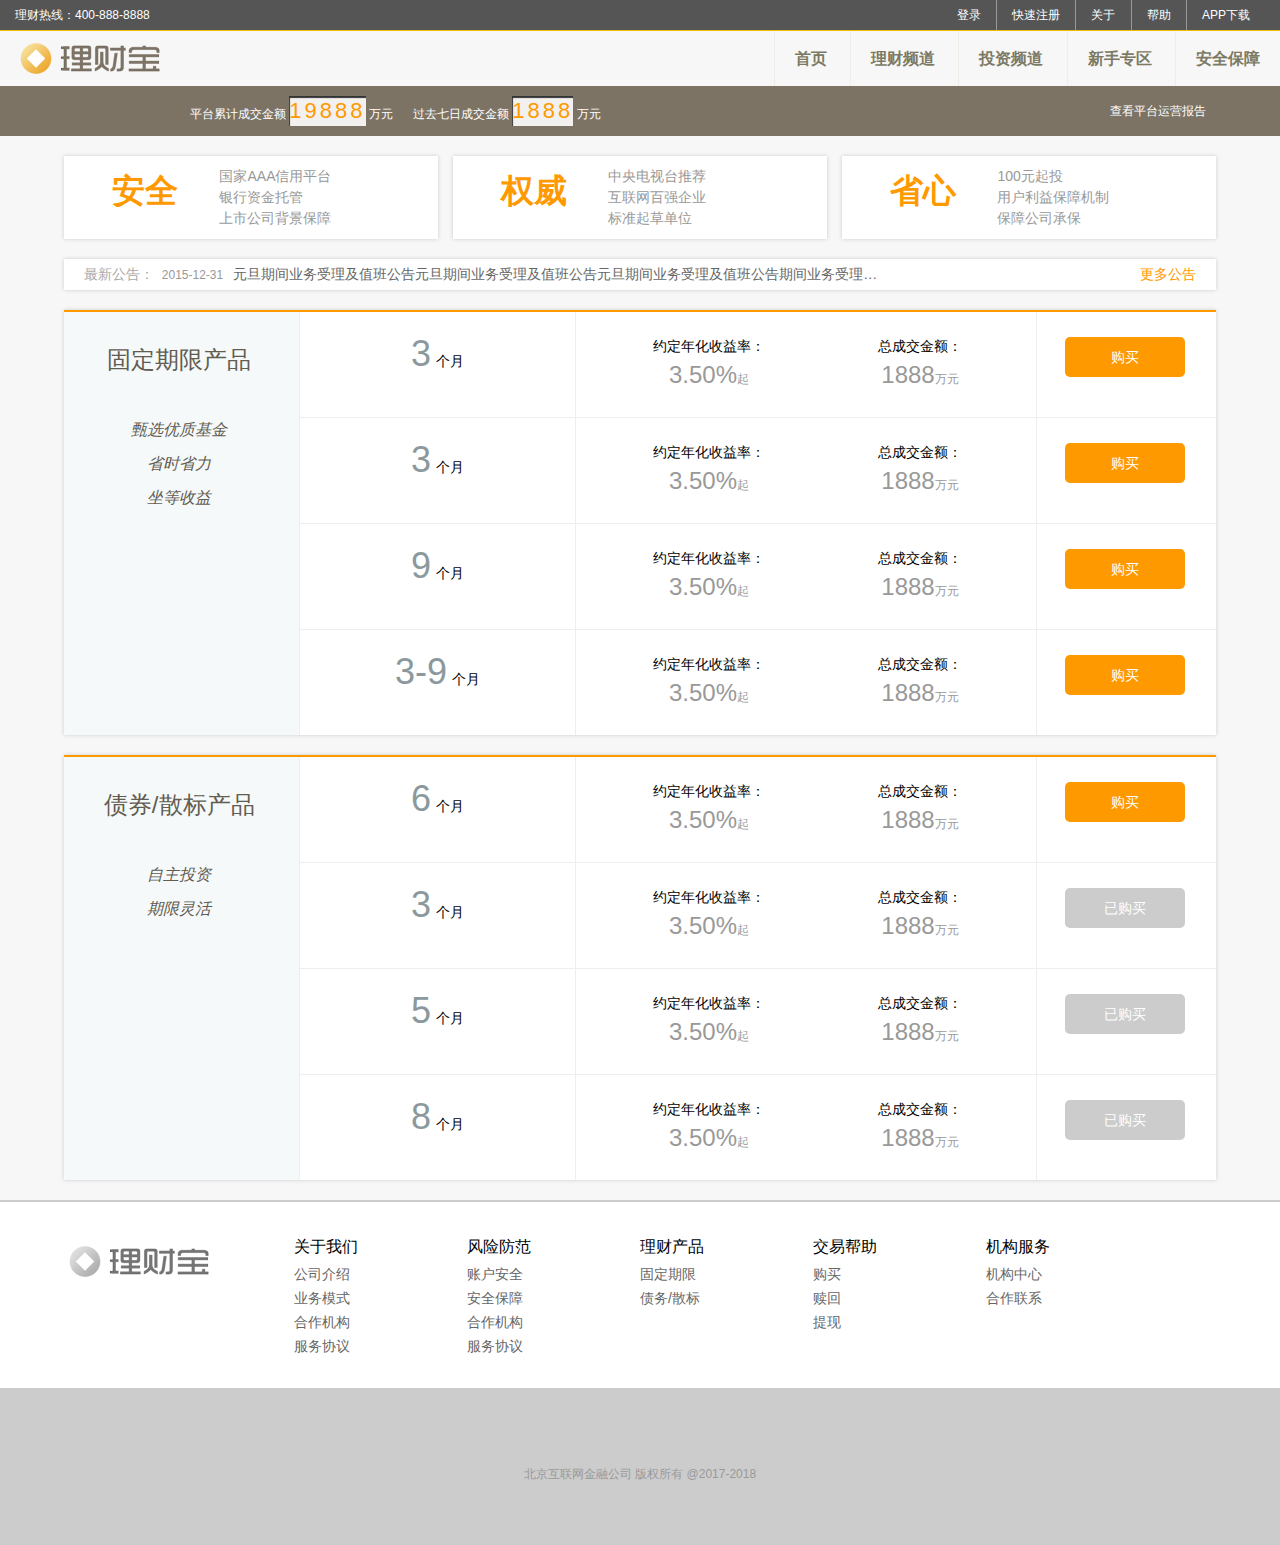
<file: index.html>
<!doctype html>
<html lang="zh">
<head>
	<meta charset="UTF-8">
	<meta http-equiv="x-ua-compatible" content='ie=edge'>
	<meta name='viewport' content='width=device-width,initial-scale=1'>
	<title>理财网站</title>
	<!--build:css css/combined.css -->
	<link href="CSS/main.css" rel="stylesheet" type="text/css">
	<link href="CSS/normalize.css" rel="stylesheet" type="text/css">
	<!--endbulid -->
</head>
<body>
<!--[if lte IE 8]>
	<p>或许 你需要升级你的浏览器</p>
<!endif-->
<header>
	<nav class="top">
		<span class="tel">理财热线：400-888-8888</span>
		<ul>
			<li><a href="">登录</a></li>
			<li><a href="">快速注册</a></li>
			<li><a href="">关于</a></li>
			<li><a href="">帮助</a></li>
			<li><a href="">APP下载</a></li>
		</ul>
	</nav>
	<nav class="main">
		<a href="#" class="brand"><img src="img/logo@1x.png" alt='回到首页'></a>
		<ul>
			<li><a href="">首页</a></li>
			<li><a href="">理财频道</a></li>
			<li><a href="">投资频道</a></li>
			<li><a href="">新手专区</a></li>
			<li><a href="">安全保障</a></li>
		</ul>
	</nav>
</header>
<div class="container">
	<section class="transaction">
		<div class="trans-content">
			<div class="trans-date">
				<span>平台累计成交金额</span>
				<span class="trans-money">19888</span>
				<span>万元</span>
			</div>
			<div class="trans-date">
				<span>过去七日成交金额</span>
				<span class="trans-money">1888</span>
				<span>万元</span>
			</div>
			<div class="trans-report">
				<a href="#">查看平台运营报告</a>
			</div>
		</div>
	</section>
	<section class="ad">
		<div class="owl-theme owl-carousel">
			<div class="item">
				<img src="img/ad001.png">
			</div>
			<div class="item">
				<img src="img/ad002.png">
			</div>
			<div class="item">
				<img src="img/ad003.png">
			</div>
		</div>
	</section>
	<section class="feature">
		<div class="item">
			<h3>安全</h3>
			<p>国家AAA信用平台<br>银行资金托管<br>上市公司背景保障</p>
		</div>
		<div class="item">
			<h3>权威</h3>
			<p>中央电视台推荐<br>互联网百强企业<br>标准起草单位</p>
		</div>
		<div class="item">
			<h3>省心</h3>
			<p>100元起投<br>用户利益保障机制<br>保障公司承保</p>
		</div>
	</section>
	<section class="notice clearfix">
		<a href="#"><span>2015-12-31</span>元旦期间业务受理及值班公告元旦期间业务受理及值班公告元旦期间业务受理及值班公告期间业务受理及值班公告期间业务受理及值班公告</a>
		<a href="" class="more">更多公告</a>
	</section>
	<section class="product clearfix">
		<h2>
			固定期限产品
			<em>甄选优质基金</em>
			<em>省时省力</em>
			<em>坐等收益</em>
		</h2>
		<div class="product-content">
			<div class="item clearfix">
				<h3><em>3</em>个月</h3>
				<div class="info">
					<p>约定年化收益率：<span class="yaer-rate">3.50%<i>起</i></span></p>
					<p>总成交金额：<span class="money">1888<i>万元</i></span></p>
				</div>
				<div class="buy">
					<a href="#">购买</a>
				</div>
			</div>
			<div class="item clearfix">
				<h3><em>3</em>个月</h3>
				<div class="info">
					<p>约定年化收益率：<span class="yaer-rate">3.50%<i>起</i></span></p>
					<p>总成交金额：<span class="money">1888<i>万元</i></span></p>
				</div>
				<div class="buy">
					<a href="#">购买</a>
				</div>
			</div>
			<div class="item clearfix">
				<h3><em>9</em>个月</h3>
				<div class="info">
					<p>约定年化收益率：<span class="yaer-rate">3.50%<i>起</i></span></p>
					<p>总成交金额：<span class="money">1888<i>万元</i></span></p>
				</div>
				<div class="buy">
					<a href="#">购买</a>
				</div>
			</div>
			<div class="item clearfix">
				<h3><em>3-9</em>个月</h3>
				<div class="info">
					<p>约定年化收益率：<span class="yaer-rate">3.50%<i>起</i></span></p>
					<p>总成交金额：<span class="money">1888<i>万元</i></span></p>
				</div>
				<div class="buy">
					<a href="#">购买</a>
				</div>
			</div>
		</div>
	</section>
	<section class="product clearfix">
		<h2>
			债券/散标产品
			<em>自主投资</em>
			<em>期限灵活</em>
		</h2>
		<div class="product-content">
			<div class="item clearfix">
				<h3><em>6</em>个月</h3>
				<div class="info">
					<p>约定年化收益率：<span class="yaer-rate">3.50%<i>起</i></span></p>
					<p>总成交金额：<span class="money">1888<i>万元</i></span></p>
				</div>
				<div class="buy">
					<a href="#">购买</a>
				</div>
			</div>
			<div class="item clearfix">
				<h3><em>3</em>个月</h3>
				<div class="info">
					<p>约定年化收益率：<span class="yaer-rate">3.50%<i>起</i></span></p>
					<p>总成交金额：<span class="money">1888<i>万元</i></span></p>
				</div>
				<div class="buy">
					<a href="#" class="disabled">已购买</a>
				</div>
			</div>
			<div class="item clearfix">
				<h3><em>5</em>个月</h3>
				<div class="info">
					<p>约定年化收益率：<span class="yaer-rate">3.50%<i>起</i></span></p>
					<p>总成交金额：<span class="money">1888<i>万元</i></span></p>
				</div>
				<div class="buy">
					<a href="#" class="disabled">已购买</a>
				</div>
			</div>
			<div class="item  clearfix">
				<h3><em>8</em>个月</h3>
				<div class="info">
					<p>约定年化收益率：<span class="yaer-rate">3.50%<i>起</i></span></p>
					<p>总成交金额：<span class="money">1888<i>万元</i></span></p>
				</div>
				<div class="buy">
					<a href="#" class="disabled">已购买</a>
				</div>
			</div>
		</div></section>
	<nav class="footer">
		<div class="footer-content clearfix">
			<p class="brand"></p>
			<ul>
				<li class="title">关于我们</li>
				<li><a href="#">公司介绍</a></li>
				<li><a href="#">业务模式</a></li>
				<li><a href="#">合作机构</a></li>
				<li><a href="#">服务协议</a></li>
			</ul>
			<ul>
				<li class="title">风险防范</li>
				<li><a href="#">账户安全</a></li>
				<li><a href="#">安全保障</a></li>
				<li><a href="#">合作机构</a></li>
				<li><a href="#">服务协议</a></li>
			</ul>
			<ul>
				<li class="title">理财产品</li>
				<li><a href="#">固定期限</a></li>
				<li><a href="#">债务/散标</a></li>
			</ul>
			<ul>
				<li class="title">交易帮助</li>
				<li><a href="#">购买</a></li>
				<li><a href="#">赎回</a></li>
				<li><a href="#">提现</a></li>
			</ul>
			<ul>
				<li class="title">机构服务</li>
				<li><a href="#">机构中心</a></li>
				<li><a href="#">合作联系</a></li>
			</ul>
		</div>
	</nav>
</div>
<footer>
	<ul>
		<li><span class="icon icon-zfywxk">支付业务许可证</span></li>
		<li><span class="icon icon-pcirk">PCI认证</span></li>
		<li><span class="icon icon-visayz">Visa 验证</span></li>
		<li><span class="icon icon-vsjmfw">VerSign加密保障</span></li>
		<li><span class="icon icon-wlgs">网络工商</span></li>
		<li><span class="icon icon-rzcx">电子商务协会认证诚信网</span></li>
		<li><span class="icon icon-gs">北京工商</span></li>
	</ul>
	<p>北京互联网金融公司 版权所有 @2017-2018</p>
</footer>
</body>
</html>
</file>
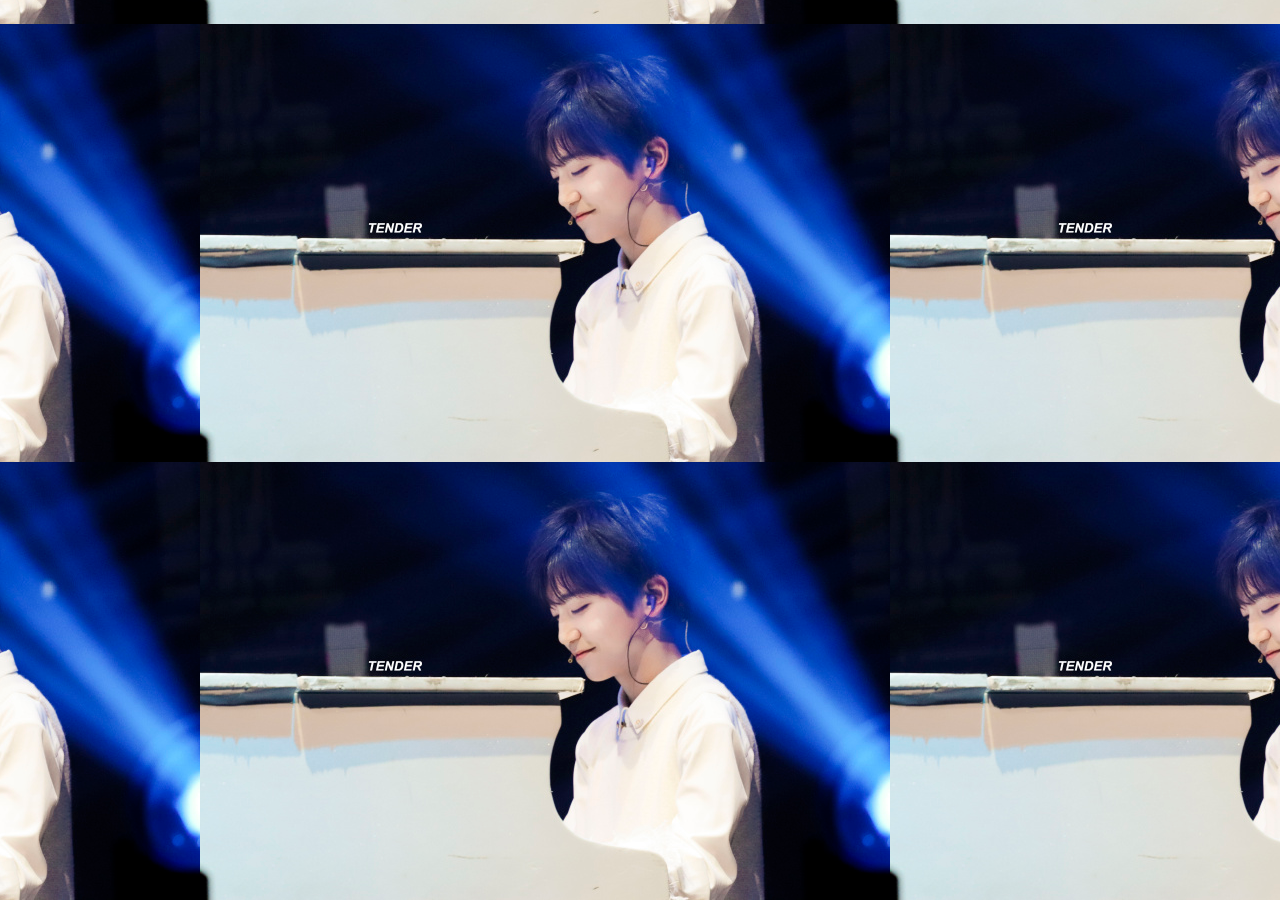
<file: css3动画规则.html>
<!doctype html>
<html lang="en">
<head>
	<meta charset="UTF-8">
	<title>@keyframes规则</title>
	<style type="text/css">
		*{margin:0;padding:0;}
		#main{width:100%;min-height:710px;background:url(img1/天泽.jpg)repeat scroll 200px bottom;animation:play 100s linear infinite;
		-webkit-animation:play 100s linear infinite;}
		@keyframes play{
			form{background-position: 0 bottom;}
			to{background-position:-1599px bottom;}
		}
		@-webkit-keyframes play{
			form{background-position: 0 bottom;}
			to{background-position:-1599px bottom;}
		}
	</style>
</head>
<body>
	<div id="main"></div>
</body>
</html>
<script type="text/javascript">
	window.onload=function(){
		var main=document.getElementById('main');
		//让元素的高度基于浏览器的高度
		main.style.height = document.documentElement.clientHeight+'px';

		window.onsize=function(){
			main.style.height = document.documentElement.clientHeight+'px';
		}
	}
</script>
</file>
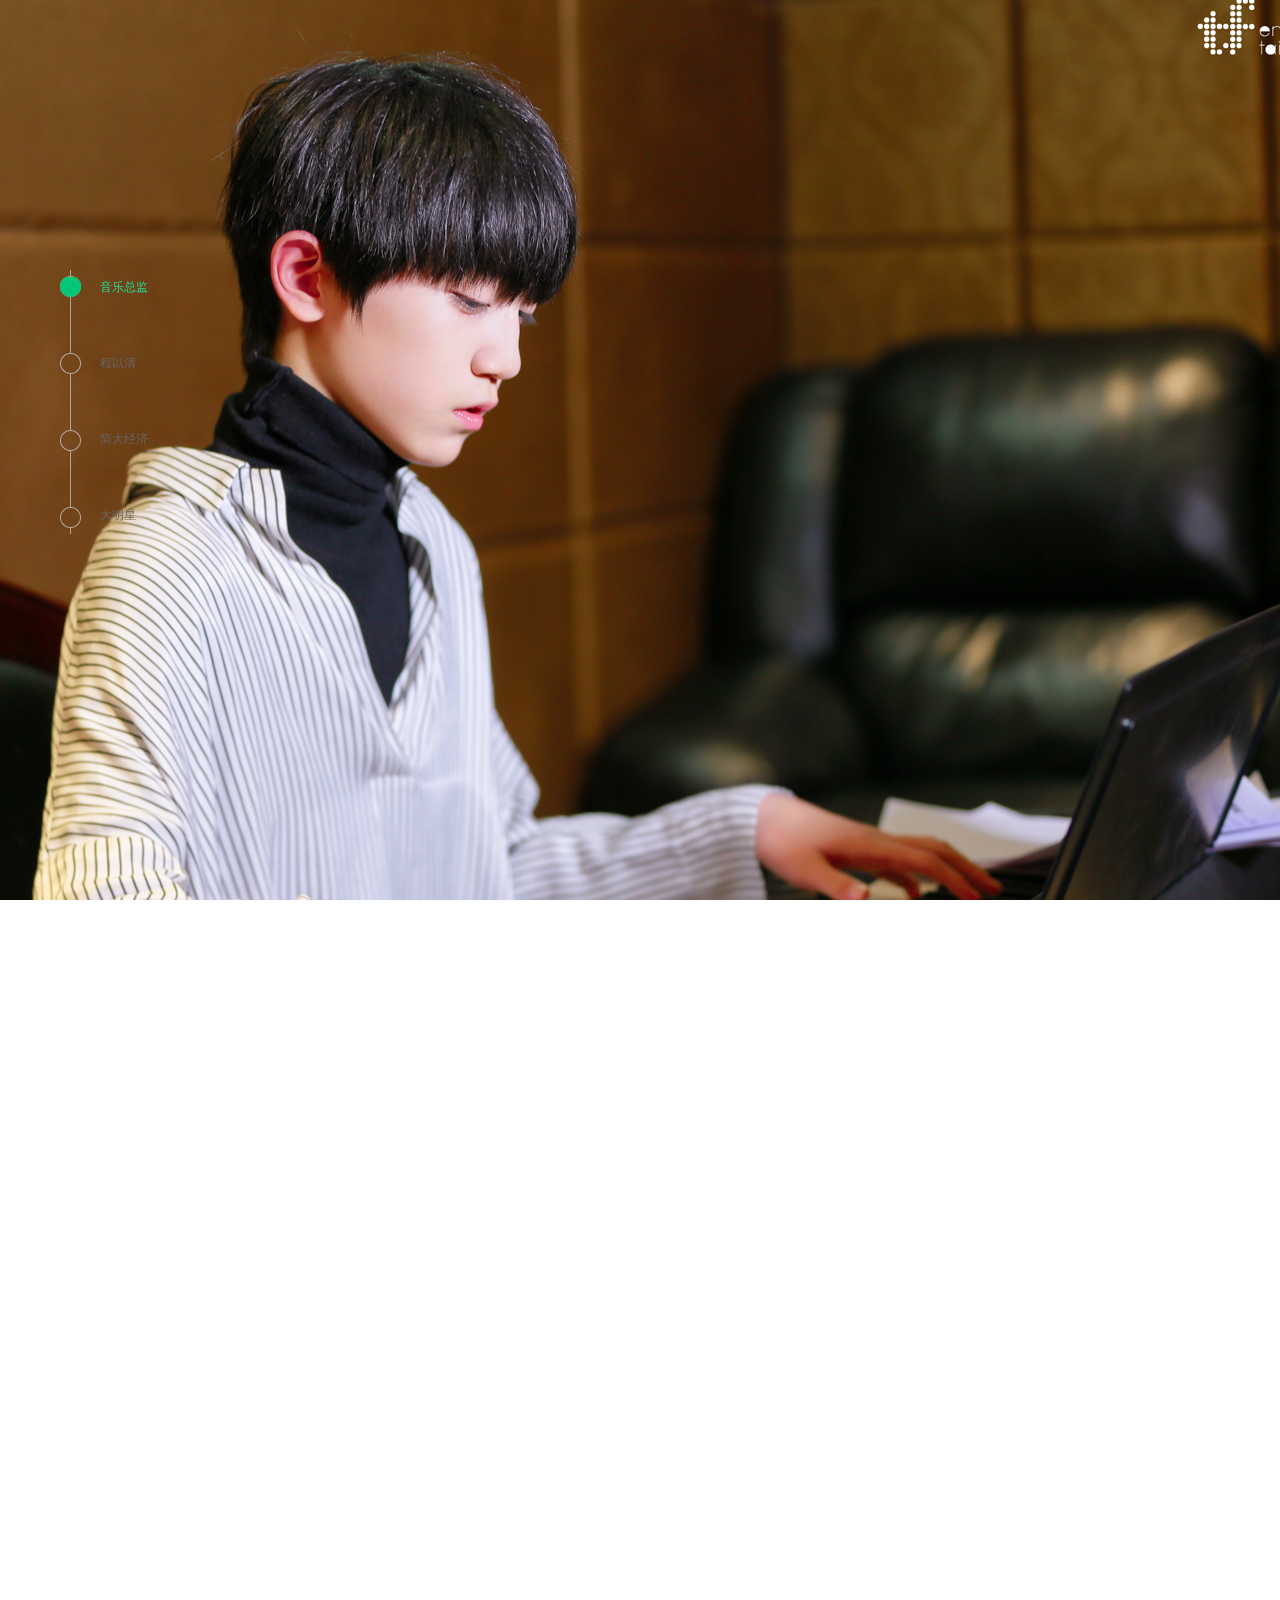
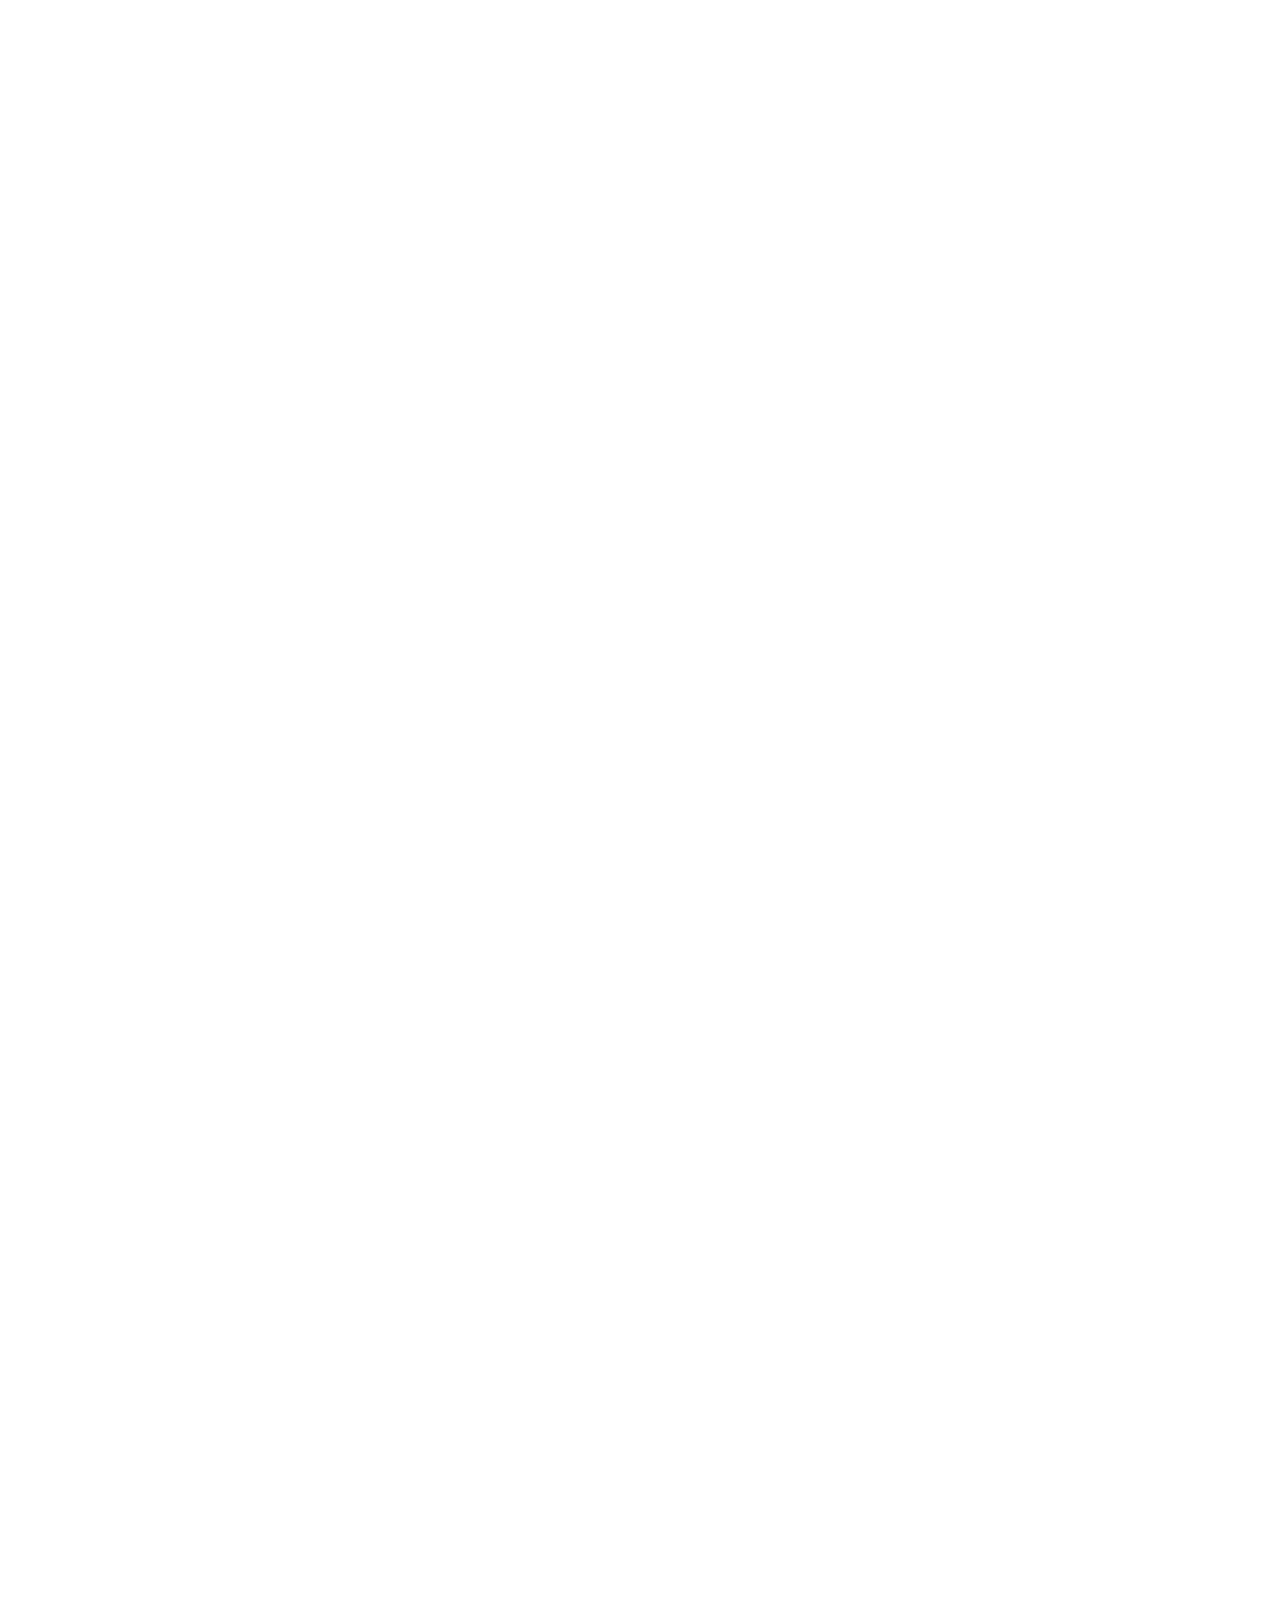
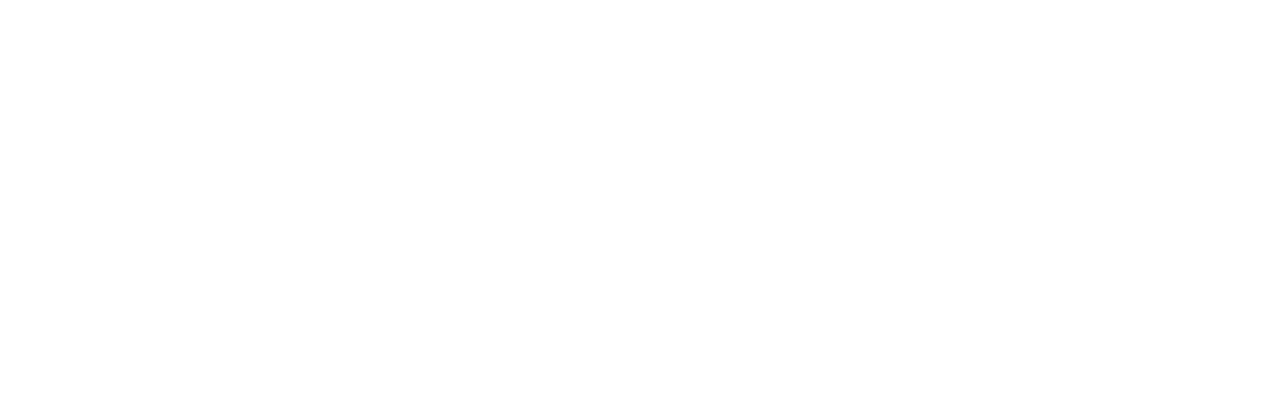
<file: demo.html>
<!doctype html>
<html lang="en">
<head>
	<meta charset="UTF-8">
	<title>整页滚动</title>
	<meta content="" name="description">
	<script type="text/javascript" src="https://code.jquery.com/jquery-3.0.0.min.js"></script>
	<style type="text/css">
		*{margin:0;padding:0;}
		html, body{width:100%;height:100%;}
		#content{height: 100%;background:red;}
		.side{width:100%;height:100%;}
		.div1{background: url(img1/音乐总监.JPG)center fixed;}
		.div2{background: url(img1/冬日运动会/1.jpg)center fixed;}
		.div3{background: url(img1/失恋的简亓.JPG)center fixed;}
		.div4{background: url(img1/大明星.JPG)center fixed;}

		.l-nav{width:100px;height:400px;position: fixed;top:30%;left:60px;background:url(img/nav.png)no-repeat;}
		.l-nav ul {list-style: none;font-size: 12px;margin-top:7px;color:#666;}
		.l-nav ul li{margin-bottom: 56px;padding-left:40px;line-height:20px;}
		.l-nav ul li.change{background:url(img/nav_cho.png)no-repeat 0 -1px;color:#23DD91;}
	</style>
</head>
<body>
	<div id="content">
		<div class="side div1"></div>
		<div class="side div2"></div>
		<div class="side div3"></div>
		<div class="side div4"></div>
		<div class="l-nav">
			<ul>
				<li class="change">音乐总监</li>
				<li>程以清</li>
				<li>简大经济</li>
				<li>大明星</li>
			</ul>
		</div>
	</div>
</body>
</html>
<script type="text/javascript">
	window.onload=function(){
		$(window).scroll(function(){
			var n=parseInt($(window).scrollTop()/$(window).height());

			$('.l-nav ul li').eq(n).addClass('change').siblings().removeClass('change');

		})
	}
</script>
</file>
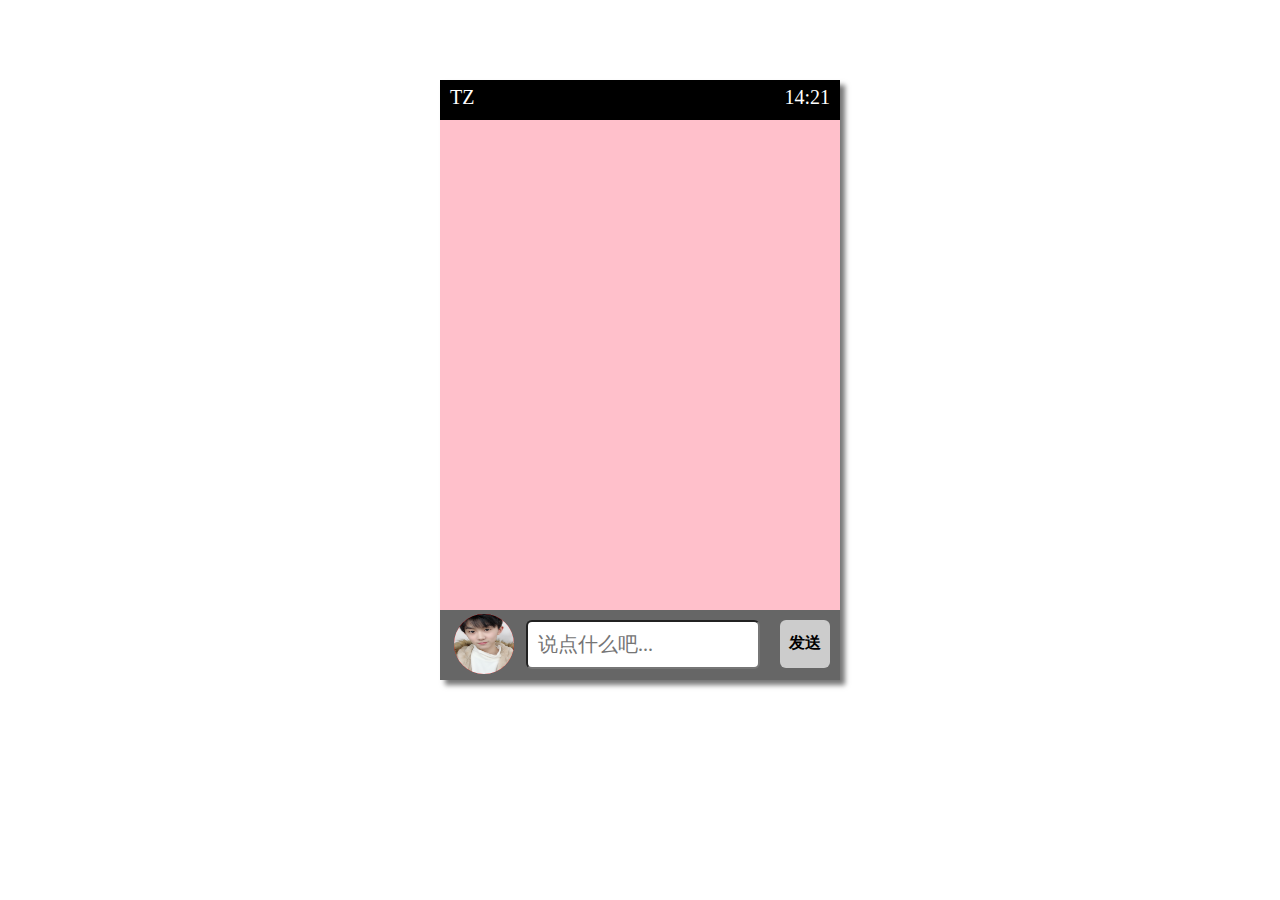
<file: h5.html>
<!DOCTYPE html>
<html>
<head>
    <meta charset="UTF-8">
    <title>HTML5模拟微信聊天界面</title>
    <style>
		/**重置标签默认样式*/
        * {
            margin: 0;
            padding: 0;
            list-style: none;
            font-family: '微软雅黑'
        }
        #container {
            width: 400px;
            height: 600px;
            background: #eee;
            margin: 80px auto 0;
            position: relative;
            box-shadow: 5px 5px 5px #777;
        }
        .header {
            background: #000;
            height: 40px;
            color: #fff;
            line-height: 34px;
            font-size: 20px;
            padding: 0 10px;
        }
        .footer {
            width: 380px;
            height: 50px;
            background: #666;
            position: absolute;
            bottom: 0;
            padding: 10px;
        }
        .footer input {
            width: 230px;
            height: 45px;
            outline: none;
            font-size: 20px;
            text-indent: 10px;
            position: absolute;
            border-radius: 6px;
            right: 80px;
        }
        .footer span {
            display: inline-block;
            width: 50px;
            height: 48px;
            background: #ccc;
            font-weight: 900;
            line-height: 45px;
            cursor: pointer;
            text-align: center;
            position: absolute;
            right: 10px;
            border-radius: 6px;
        }
        .footer span:hover {
            color: #fff;
            background: #999;
        }
        #user_face_icon {
            display: inline-block;
            background: red;
            width: 60px;
            height: 60px;
            border-radius: 30px;
            position: absolute;
            bottom: 6px;
            left: 14px;
            cursor: pointer;
            overflow: hidden;
        }
        img {
            width: 60px;
            height: 60px;
        }
        .content {
        	background:pink;
            font-size: 20px;
            width: 390px;
            height: 500px;
            overflow: auto;
            padding: 5px;
        }
        .content li {
            margin-top: 10px;
            padding-left: 10px;
            width: 380px;
            display: block;
            clear: both;
            overflow: hidden;
        }
        .content li img {
            float: left;
            border-radius: 50%;
        }
        .content li span{
            background: #7cfc00;
            padding: 10px;
            border-radius: 10px;
            float: left;
            margin: 6px 10px 0 10px;
            max-width: 310px;
            border: 1px solid #ccc;
            box-shadow: 0 0 3px #ccc;
        }
        .content li img.imgleft { 
            float: left; 
        }
        .content li img.imgright { 
            float: right; 
        }
        .content li span.spanleft { 
            float: left;
            background: #fff;
        }
        .content li span.spanright { 
            float: right;
            background: #7cfc00;
        }
    </style>
    <script>
        window.onload = function(){
            var arrIcon = ['img1/+7.jpg'];
            var num = 0;     //控制头像改变
            var iNow = -1;    //用来累加改变左右浮动
            var icon = document.getElementById('user_face_icon').getElementsByTagName('img');
            var btn = document.getElementById('btn');
            var text = document.getElementById('text');
            var content = document.getElementsByTagName('ul')[0];
            var img = content.getElementsByTagName('img');
            var span = content.getElementsByTagName('span');

            icon[0].onclick = function(){
                if(num==0){
                    this.src = arrIcon[1];
                    num = 1;
                }else if(num==1){
                    this.src = arrIcon[0];
                    num = 0;
                }                
            }
            btn.onclick = function(){
                if(text.value ==''){
                    alert('不能发送空消息');
                }else {
                    content.innerHTML += '<li><img src="'+arrIcon[num]+'"><span>'+text.value+'</span></li>';
                    iNow++;
                    if(num==0){
                        img[iNow].className += 'imgright';
                        span[iNow].className += 'spanright';
                    }else {
                        img[iNow].className += 'imgleft';
                        span[iNow].className += 'spanleft';
                    }
                    text.value = '';
					// 内容过多时,将滚动条放置到最底端
					content.scrollTop=content.scrollHeight;  
                }
            }
        }
    </script>
</head>
<body>
    <div id="container">
        <div class="header">
            <span style="float: left;">TZ</span>
            <span style="float: right;">14:21</span>
        </div>
        <ul class="content">
			
		</ul>
        <div class="footer">
            <div id="user_face_icon">
                <img src="img1/+7.jpg" alt="">
            </div>
            <input id="text" type="text" placeholder="说点什么吧...">
            <span id="btn">发送</span>
        </div>
    </div>
</body>
</html>
</file>
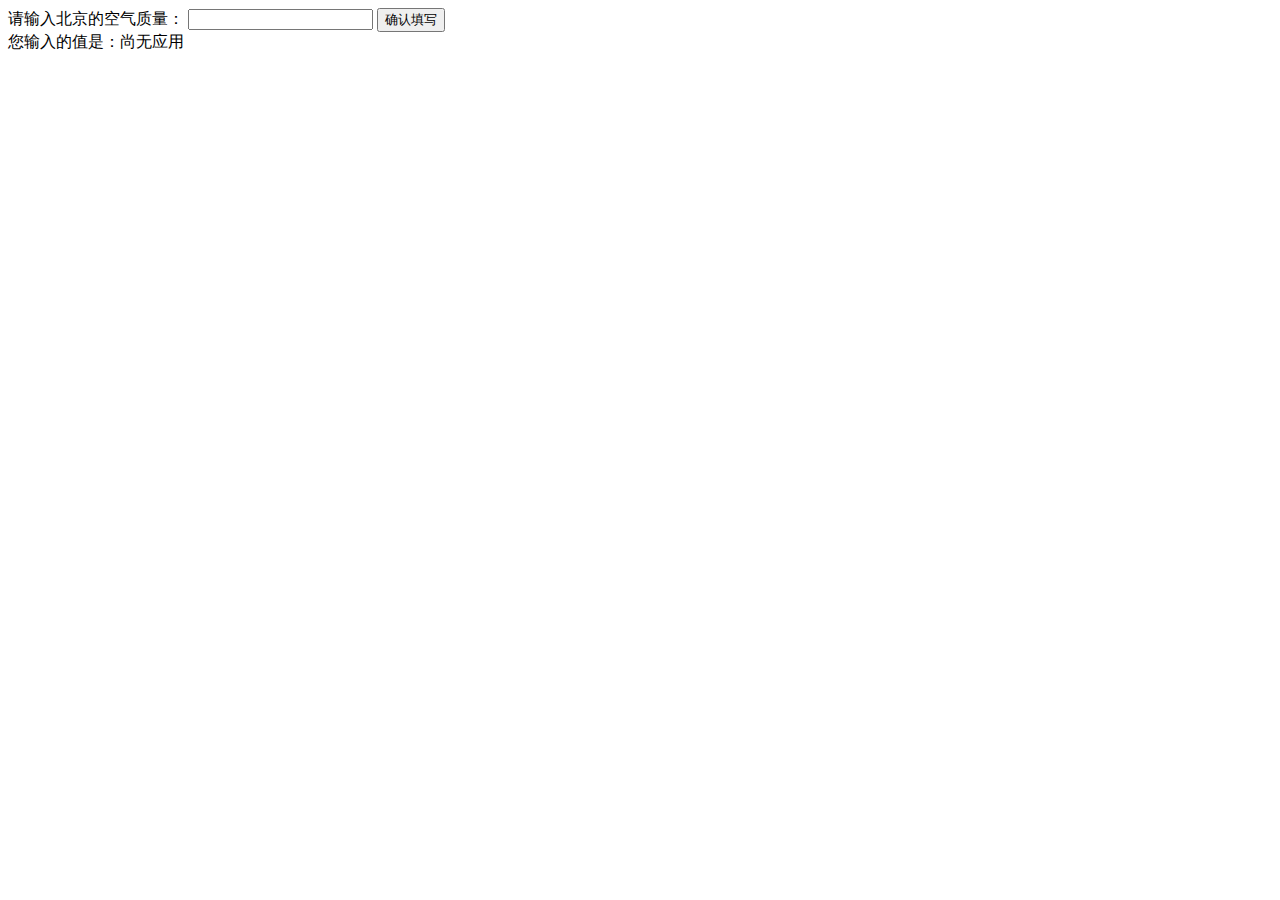
<file: js1.html>
<!doctype html>
<html lang="en">
<head>
	<meta charset="UTF-8">
	<title>JavaScript基础一</title>
	<script type="text/javascript">
		window.onload=function(){
		var btn=document.getElementById('but');
		var text=document.getElementById('text');
		var span=document.getElementById('api-display');

		 btn.onclick=function(){
		 	span.innerHTML=text.value;
		 }
		}
		
	</script>
</head>
<body>
	<ladel>请输入北京的空气质量：
	<input type="text" id="text">
	</ladel>
	<button id="but">确认填写</button>
	<div>您输入的值是：<span id="api-display">尚无应用</span></div>
</body>
</html>
</file>
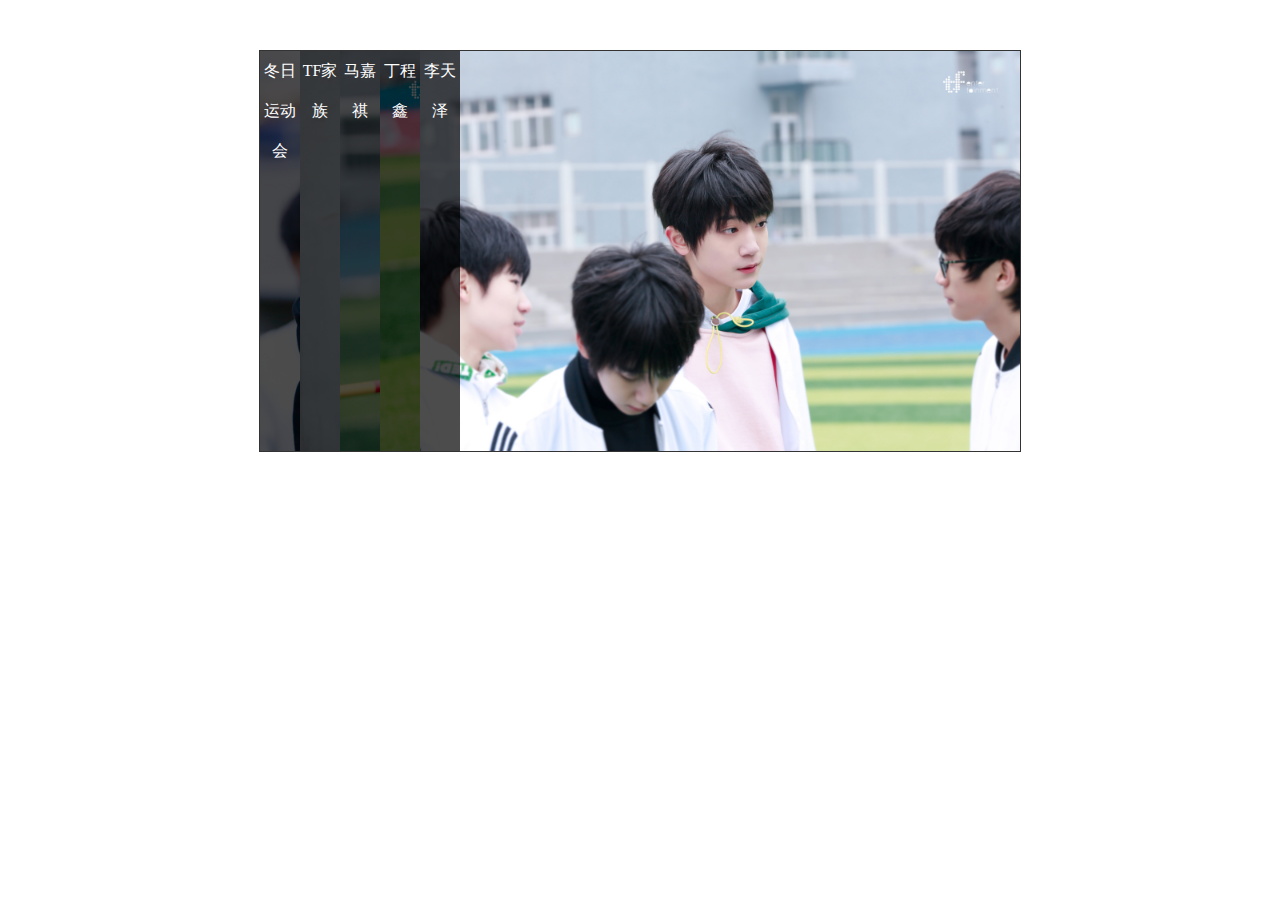
<file: 手风琴效果.html>
<!doctype html>
<html lang="en">
<head>
	<meta charset="UTF-8">
	<title>手风琴</title>
	<style type="text/css">
		html,body,ul,li{margin:0;padding:0;}
		ul li{list-style: none;}
		.sider{
			width:760px;height:400px;
			margin:50px auto;
			border:1px solid #333;
			overflow: hidden;
		}
		#list li{width:40px;height:400px;float:left;position:relative;transition: 0.7s;-webkit-transition: 0.7s;}
		#list li span{width:40px;height:400px;background:rgba(0,0,0,.7);display: block;position:absolute;top: 0;left:0;color:#fff;text-align: center;line-height:40px;}
		#list li:hover{width:600px;}
	</style>
</head>
<body>
	<div class="sider">
		<ul id="list">
			<li><img src="img1/冬日运动会/1.jpg" alt="1" height="400px;"><span>冬日运动会</span></li>
			<li><img src="img1/冬日运动会/2.jpg" alt="2" height="400px;"><span>TF家族</span></li>
			<li><img src="img1/冬日运动会/9.jpg" alt="9" height="400px;"><span>马嘉祺</span></li>
			<li><img src="img1/冬日运动会/6.jpg" alt="6" height="400px;"><span>丁程鑫</span></li>
			<li><img src="img1/冬日运动会/7.jpg" alt="7" height="400px;"><span>李天泽</span></li>
		</ul>
	</div>
</body>
</html>
</file>
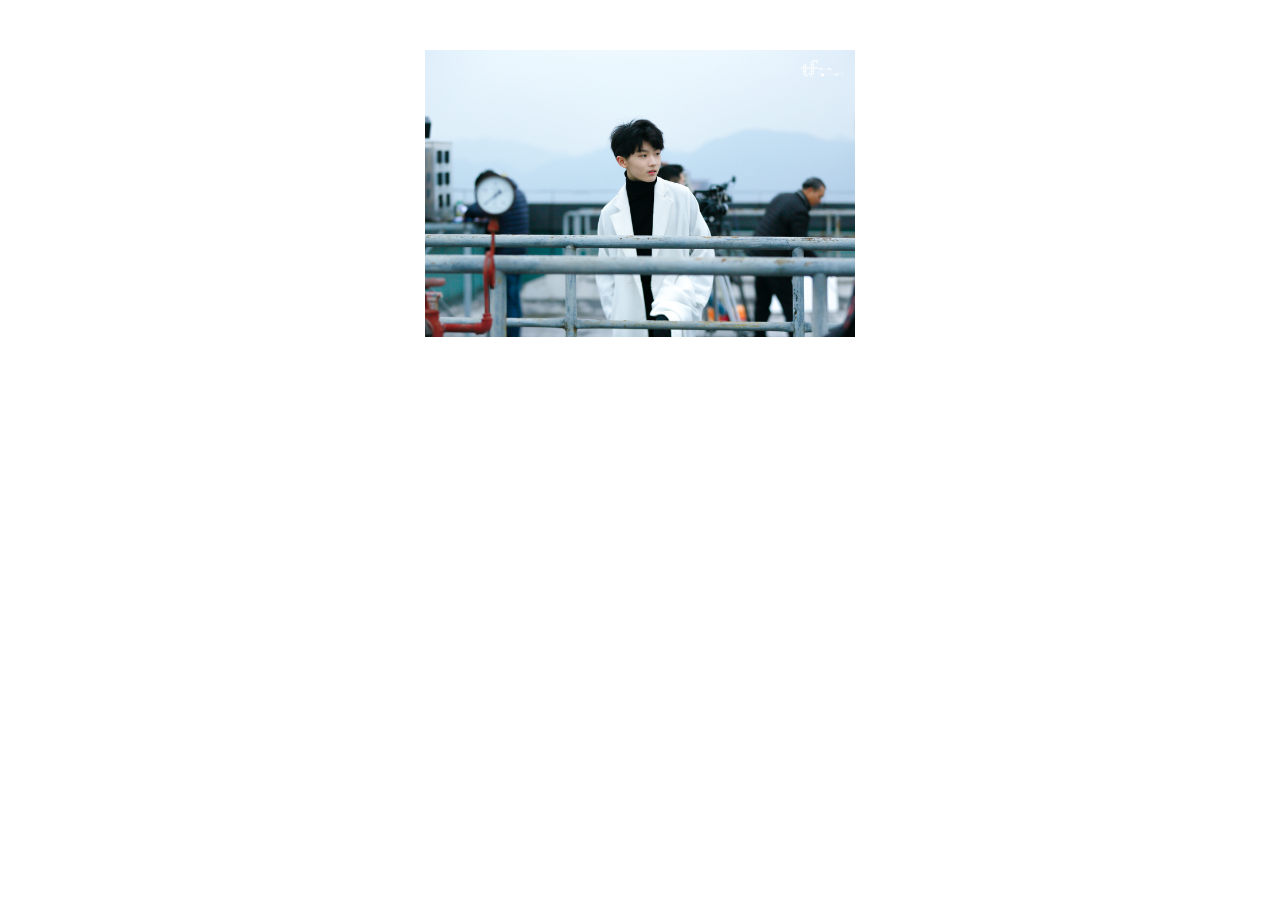
<file: 改变鼠标样式.html>
<!doctype html>
<html lang="en">
<head>
	<meta charset="UTF-8">
	<title>鼠标样式改变</title>
<style type="text/css">
	.showimg{
		margin:50px auto;
		width:430px;
		height:287px;
		position:relative;
	}
	.toleft{
		width:215px;
		height:287px;
		position:absolute;
		left:0;top:0;
		cursor:url(img1/20180225095311770_easyicon_net_32.ico),default;
	}
	.toright{
		width:215px;
		height:287px;
		position:absolute;
		right:0;
		top:0;
		cursor:url(img1/20180225095338189_easyicon_net_32.ico),default;
	}
</style>
</head>
<body>
	<div class="showimg">
		<div class="toleft"></div>
		<div class="toright"></div>
		<img src="img1/失恋的简亓.JPG" width="430px;" alt="简亓">
	</div>
</body>
</html>
</file>
<file: CSS/main.css>
// 页面样式
// 基本默认值
html{
	font-size:10px;
	color:#222;

}

//文字选中的样式
::selection{
	background-color:#b3d4fc;
	text-shadow:none;
}
ul{
	margin:0;
	padding:0;
}
li{
	list-style-type: none;
}
//工具样式
//让元素直接在父元素中居中显示
//加上!important;会使元素的优先级更高
.center-back{display:block;
margin-right:auto;
margin-left:auto;
}
.pull-left{
	float:left !important;
}
.pull-right{
	float:right !important;
}
.text-right{
	text-align: right !important;
}
.text-left{
	text-align: left !important;
}
.text-center{
	text-align: center !important;
}
.hide{
	display:none !important;//直接隐藏 并挤掉该元素的空间
}
.show{display: block !important;}
.invisible{
	visibility: hidden;//不会挤占元素隐藏的空间
}
.text-hide{//隐藏文本 
	font:0/0 a;
	color:transparent;
	text-shadow:none;
	background-color:transparent;
	border:0;
}
.clearfix:after{
	clear: both;  
}
.clearfix:before,.clearfix:after{
	content:'';
	display: table;
}

.browserupgrade{
	margin:0;
	padding:0;
	background: #ccc;
}

body{
	font-size:12px;
	line-height:1.5;
	background-color:#f7f7f7;

}
a{color:#666;
text-decoration: none;}
a:hover,a:active{
	color:#0ae;
	text-decoration: underline;
}
//网站头部
header{width:100%;}
header .top{
	line-height:30px;
	padding:0 15px;
	color:#fff;
	background:#555;
	border-bottom: 1px solid #ecc000;
}
header .top .tel{
	float:left;
}
header .top ul{text-align: right;}
header .top ul li{
	display:inline-block;}
header .top ul li + li{
	border-left:1px solid #999;
	margin-left:-3px;
}
header .top ul li a{
	display:inline-block;
	padding:0 15px;
	color:#fff;
}
@media only screen and (max-width:800px){
header .top ul li a{
	padding:0 5px;
}
}
@media only screen and (min-width:480px) and (max-width:800px){

}
@media only screen and (max-width:480px){
	header .top .tel,
	header .top ul li:nth-child(3),header .top ul li:nth-child(4){
	display: none;
}
}
header .main{
	padding:0;
}
header .main .brand{
	float:left;
	padding:10px 15px;
}
header .main ul{
	text-align: right;
}
header .main ul li{
	display:inline-block;
	border-left:1px solid #f0ede9;
}
header .main ul li a{
	display: inline-block;
	padding:20px;
	line-height: 15px;
	font-size:16px;
	font-weight:bold;
	color:#7c7a65;
	text-decoration: none;
}
header .main ul li a:hover,
header .main ul li a:active,header .main ul li a.active{
color:#ffb300;
background-color:#f8f6f1;
}
@media only screen and (max-width:800px){
header .main .brand{
		float:none;
		display: block;
		padding:0;
		margin:15px auto 5px ;
		text-align: center;
	}
header .main ul{
	text-align: center;
}
header .main ul li{border:none;}
header .main ul li a{padding:0 15px;}
}
@media only screen and (min-width:480px) and (max-width:800px){
	header .main .brand{
		float:none;
		display: block;
		padding:0;
		margin:10px auto ;
		text-align: center;
	}
}
@media only screen and (max-width:480px){
	header .main ul li{
		line-height:30px;
	}
	header .main ul li:first-child{
		display: none;
	}
	header .main ul li a{
		font-weight:normal;
		padding:0 0 5px;
	}
}
.ad{
	display: none;
}
.container{width:100%;}
.transaction{
	width:100%;
	background-color:#7c7365;
}
.trans-content{
	max-width:90%;
	margin:0 auto;
	font-style: 15px;
}
.trans-date{
	float: left;
	padding:10px;
	text-align: left;
}
.trans-date span{
	display: inline-block;
	line-height: 30px;
	color:#fff;
}
.trans-date span.trans-money{
	font-size: 22px;
	color:#ff9900;
	letter-spacing: 3px;
	background-color:rgba(255,255,255,0.9);
	box-shadow: 1px 2px 1px #333 inset; 
}
.trans-report{
	text-align: right;
}
.trans-report a{
	display: inline-block;
	padding:10px;
	line-height: 30px;
	color:#fff;
}
@media only screen and (max-width:800px){
.trans-date{
	padding:10px 5px;
}
.trans-date span{
	font-size: 12px;
}
.trans-date span .trans-money{
	font-size: 16px;
	margin:0;
	padding:0;
	letter-spacing: inherit;
	box-shadow: none;
	background:transparent;
}
.trans-report a{
	font-size: 12px;
}
}
@media only screen and (max-width:480px) and (max-width:800px){

}

@media only screen and (max-width:480px){
	.transaction{
		padding:5px 0;
	}
	.trans-date,.trans-report{
		float:none;
		text-align: center;
	}
	.trans-date,.trans-report a{
		padding: 0;
	}
}
#owl-demo .item img{
    display: block;
    width: 100%;
    height: auto;
}
.feature{
	width:90%;
	margin:20px auto;
	font-size: 0;
	}
.feature .item{
	box-sizing: border-box;
	display: inline-block;
	width:calc(33.333% - 10px);
	padding:10px;
	font-size:14px;
	background-color:#fff;
	box-shadow: 0 0 4px #ccc;	
}
.feature .item + .item{
	margin-left:15px;
}
.feature .item h3{
	display: inline-block;
	width:40%;
	margin:0;
	padding:0;
	vertical-align: top;
	text-align: center;
	font-size:33px;
	color:#ff9900;
}
.feature .item p{
	display: inline-block;
	width:55%;
	margin:0;
	padding:0;
	color:#999;
}
@media only screen and (max-width:800px){

}
@media only screen and (min-width:480px) and (max-width:800px){
.feature .item h3,.feature .item p{
	display: block;
	width:100%;
	font-size: 26px;
	text-align: center;
}
.feature .item p{
	font-size: 12px;
}
}
@media only screen and (max-width:480px){
	.feature{
		width:96%;
		margin:10px auto;  
	}
	.feature .item{
		display: block;
		width:auto;
	}
	.feature .item + .item{
		margin:10px 0 0;
	}
}

.notice{
	width:90%;
	margin:20px auto;
	font-size: 14px;
	line-height:30px;
	background-color:#fff;
	box-shadow: 0 0 4px #ccc;
}
.notice a{
	float:left;
	display: inline-block;
	width:70%;
	margin-left:20px;
	text-decoration: none;
}
.notice a:first-child{
	text-overflow:ellipsis;
	overflow: hidden;
	white-space: nowrap;
}
.notice a:first-child:before{
	content:'最新公告：\00a0\00a0';
	color:#aaa;
}
.notice a span{
	color:#999;
	font-size: 12px;
	margin-right:10px;
}
.notice .more{
	width:auto;
	color:#ff9900;
	margin-right:20px;
	float:right;
}
@media only screen and (max-width:480px){
	.notice{
		width:96%;
		margin:10px auto;
		font-size: 12px;
	}
	.notice a{
		margin-left:10px;
	}
	.notice a span{
		display: none;
	}
}
.product{
	width:90%;
	margin: 20px auto;
	font-size: 14px;
	background-color:#f5f9fa;
	border-top:2px solid #ff9900;
	box-shadow: 0 0 4px #ccc;
}
.product h2{
	float:left;
	width:20%;
	margin-top: 30px;
	text-align: center;
	font-size: 24px;
	font-weight:normal;
	color:#635c51;
}
.product h2 em{
	display: block;margin-top:10px;
	font-size: 16px;
}
.product h2 em:first-child{
	margin-top:40px;
}
.product .product-content{
	float:right;
	width:79.5%;
	border-left:1px solid #eee;
	background:#fff;
}
.product .product-content .item{
	width:100%;
	text-align: center;
}
.product .product-content .item + .item{
	border-top:1px solid #eee;
}
.product .product-content .item h3{
	float:left;
	width:30%;
	margin:15px 0;
	font-size:14px;
	font-weight:normal;
}
.product .product-content .item h3 em{
	margin-right:5px;
	font-size:36px;
	font-style: normal;
	color:#8b999d;
}
.product .product-content .item h3 i{
	display: block;
	font-size: 12px;
	font-style: normal;
	color:#999;
}
.product .product-content .item .info{
	float:left;
	width:48%;
	padding:10px;
	border-left:1px solid #eee;
	border-right: 1px solid #eee;
	font-size:14px;
}
.product .product-content .item .info p{
	float:left;
	display: inline-block;
	text-align: center;
	width:56%;
}
.product .product-content .item .info p:last-child{
	width:40%;
}
.product .product-content .item .info p span{
	display: block;
	font-size: 24px;
	font-style: normal;
	color:#999;
}
.product .product-content .item .info p span i{
	font-size:12px;
	font-style: normal;
	color:#999;
}
.product .product-content .item .buy{
	float:left;
	width:calc(22% - 44px);
	padding:10px;
}
.product .product-content .item .buy a{
	display: block;
	width:90%;
	margin:15px auto;
	max-width:120px;
	line-height: 40px;
	text-align: center;
	text-decoration: none;
	color:#fff;
	background-color: #ff9900;
	border-radius: 5px;
}
.product .product-content .item .buy a:hover,.product .product-content .item .buy a:active{
	background-color:#ffc468; 
}
.product .product-content .item .buy a.disabled{
	background-color:#ccc !important;
	cursor: not-allowed;
}
@media only screen and (max-width:800px){
	.product h2{
	float:none;
	width:100%;
	margin-top:20px;
	font-size: 22px;
}
.product h2 em:first-child{
	margin-top:0;
}
.product h2 em{
	display: inline;
	font-size: 12px;
}
.product .product-content {
	float:none;
	width:100%;
}
.product .product-content .item h3{
	margin-bottom: 0;
}
.product .product-content h3 em{font-size: 24px;}
.product .product-content .item .info{
	padding:10px 10px 0;
	font-size: 12px;
}
.product .product-content .item .info p span{
	font-size: 20px;
}
.product .product-content .item .buy a{
	margin:5px auto;
}
}
@media only screen and (max-width:480px){
	.product h2 em:first-child:before{
		content: ' ';
		display: table;
	}
	.product .product-content .item h3 em{
		font-size: 20px;
		margin-right:0;
	}
	.product .product-content .item .info{
		float:right;
		width:70%;
		padding:10px 0;
		border:none;
	}
	.product .product-content .item .info p span{
		font-size: 18px;
	}
	.product .product-content .item .buy{
		clear: both;
		float:none;
		width:100%;
		padding:10px 0 20px;
	}
	.product .product-content .item .buy a{
		max-width: 260px;
	}
}
.footer{
	padding:30px 0;
	background:#fff;
	border-top:2px solid #ccc;
}
.footer-content{
	width:90%;
	margin:0 auto;
}
.footer-content .brand{
	float:left;
	display: block;
	filter:grayscale(100%);
	-webkit-filter:grayscale(100%);
	width:20%;
	height:35px;
	background:url('../img/logo@1x.png')no-repeat left;
	background-size:150px 35px;
}
.footer-content ul{
	float:left;
	width:15%;
}
.footer-content ul li{
	font-size:14px;
	line-height:24px;
}
.footer-content ul li.title{
	font-size: 16px;
	line-height: 30px;
}
@media only screen and (max-width:800px){
.footer-content .brand{
	display: none;
}
.footer-content ul{width:20%;}
.footer-content ul li{
	font-size: 12px;
	line-height:20px;
}
.footer-content ul li.title{font-size: 14px;line-height:25px;}
}
@media only screen and (max-width:480px){
	.footer-content{width:98%;}
	.line-height ul li.title{font-size: 12px;line-height:20px;}
}
footer{width:100%;
padding:30px 0 50px;
background-color:#cccccc;}
footer ul{text-align: center;}
footer ul li{display: inline-block;}
footer ul li .icon{
	display: inline-block;
	text-indent: -999px;
	margin-right:15px;
	background: url(http://i.alipayobjects.com/e/201307/jebmKcbrh.png)no-repeat;
	background-size:466px 447px;
	overflow: hidden;
}
footer ul li .icon-zfywxk{
	width:38px;
	height:27px;
	background-position: -369px -45px;
}
footer ul li .icon-pcirk{
	width:78px;
	height:27px;
	background-position:-110px -96px;
}
footer ul li .icon-visayz{
	width:36px;
	height:27px;
	background-position: -426px -90px;
}
footer ul li .icon-vsjmfw{
	width:63px;
	height:27px;
	margin-right:13px;
	background-position: -401px -186px;
}
footer ul li .icon-wlgs{
	width:22px;
	height:27px;
	background-position: -48px -48px;
}
footer ul li .icon-rzcx{
	width:75px;
	height:27px;
	background-position:0 -320px;
}
footer ul li .icon-gs{
	width:30px;
	height:30px;
	margin-right:0;
	background:url(http://os.alipayobjects.com/rmsportal/lybcjqloSPjMAFg.png)no-repeat;
	background-size: 30px;
}
footer p{
	text-align: center;
	color:#999;
}
@media print{
	*,
	*:before,
	*:after{
		background:transparent !important;
		color:#000 !important;
		box-shadow: none !important;
		text-shadw:none !important;
	}
	a,
	a:visited{
		text-decoration: underline;
	}
	a[href]:after{
		content: '('attr(href)')';
	}
    abbr[title]:after{
    	content:'('attr(title)')';
    }
    a[href^='#']:after,a[href^="javascript:"]:after{content: '';}
   pre,blockquote{
   	border:1px solid #999;
   	page-break-inside: avoid;
   }
   thead{
   	display: table-header-group;
   }
   tr,
   img{max-width: 100% !important;}
   p,h2,h3{
   	orphans: 3;
   	widows: 3;
   }
   h2,h3{page-break-after: avoid;}
}
</file>
